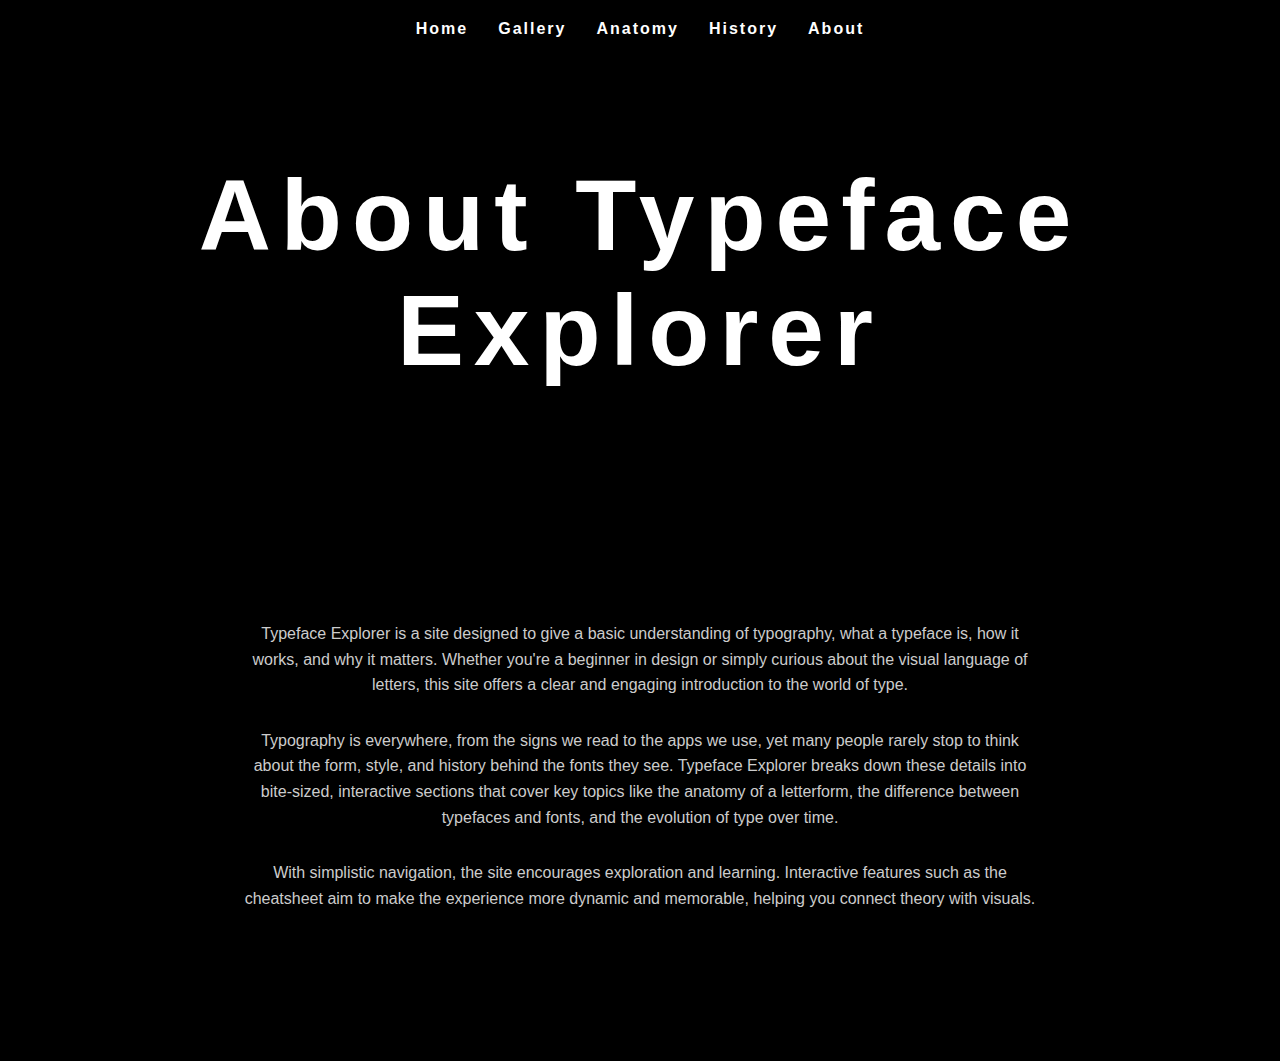
<file: about.html>
<!DOCTYPE html>
<html lang="en">
<head>
  <meta charset="UTF-8">
  <title>About</title>
  <meta name="viewport" content="width=device-width, initial-scale=1.0">
  <link rel="stylesheet" href="style.css">
</head>
<body>

  <header>
    <nav class="top-nav">
      <ul>
        <li><a href="index.html">Home</a></li>
        <li><a href="gallery.html">Gallery</a></li>
        <li><a href="anatomy.html">Anatomy</a></li>
        <li><a href="history.html">History</a></li>
        <li><a href="about.html">About</a></li>
      </ul>
    </nav>
  </header>  


  <main>

    <h6>About Typeface Explorer</h6>

    <p class="aboutdescription1">Typeface Explorer is a site designed to give a basic understanding of typography, what a typeface is, how it works, and why it matters. Whether you're a beginner in design or simply curious about the visual language of letters, this site offers a clear and engaging introduction to the world of type.

    </p>

    <p class="aboutdescription2">Typography is everywhere, from the signs we read to the apps we use, yet many people rarely stop to think about the form, style, and history behind the fonts they see. Typeface Explorer breaks down these details into bite-sized, interactive sections that cover key topics like the anatomy of a letterform, the difference between typefaces and fonts, and the evolution of type over time.
   
    </p>

      <p class="aboutdescription3">With simplistic navigation, the site encourages exploration and learning. Interactive features such as the cheatsheet aim to make the experience more dynamic and memorable, helping you connect theory with visuals.
 </p>
 
    </main>
</file>
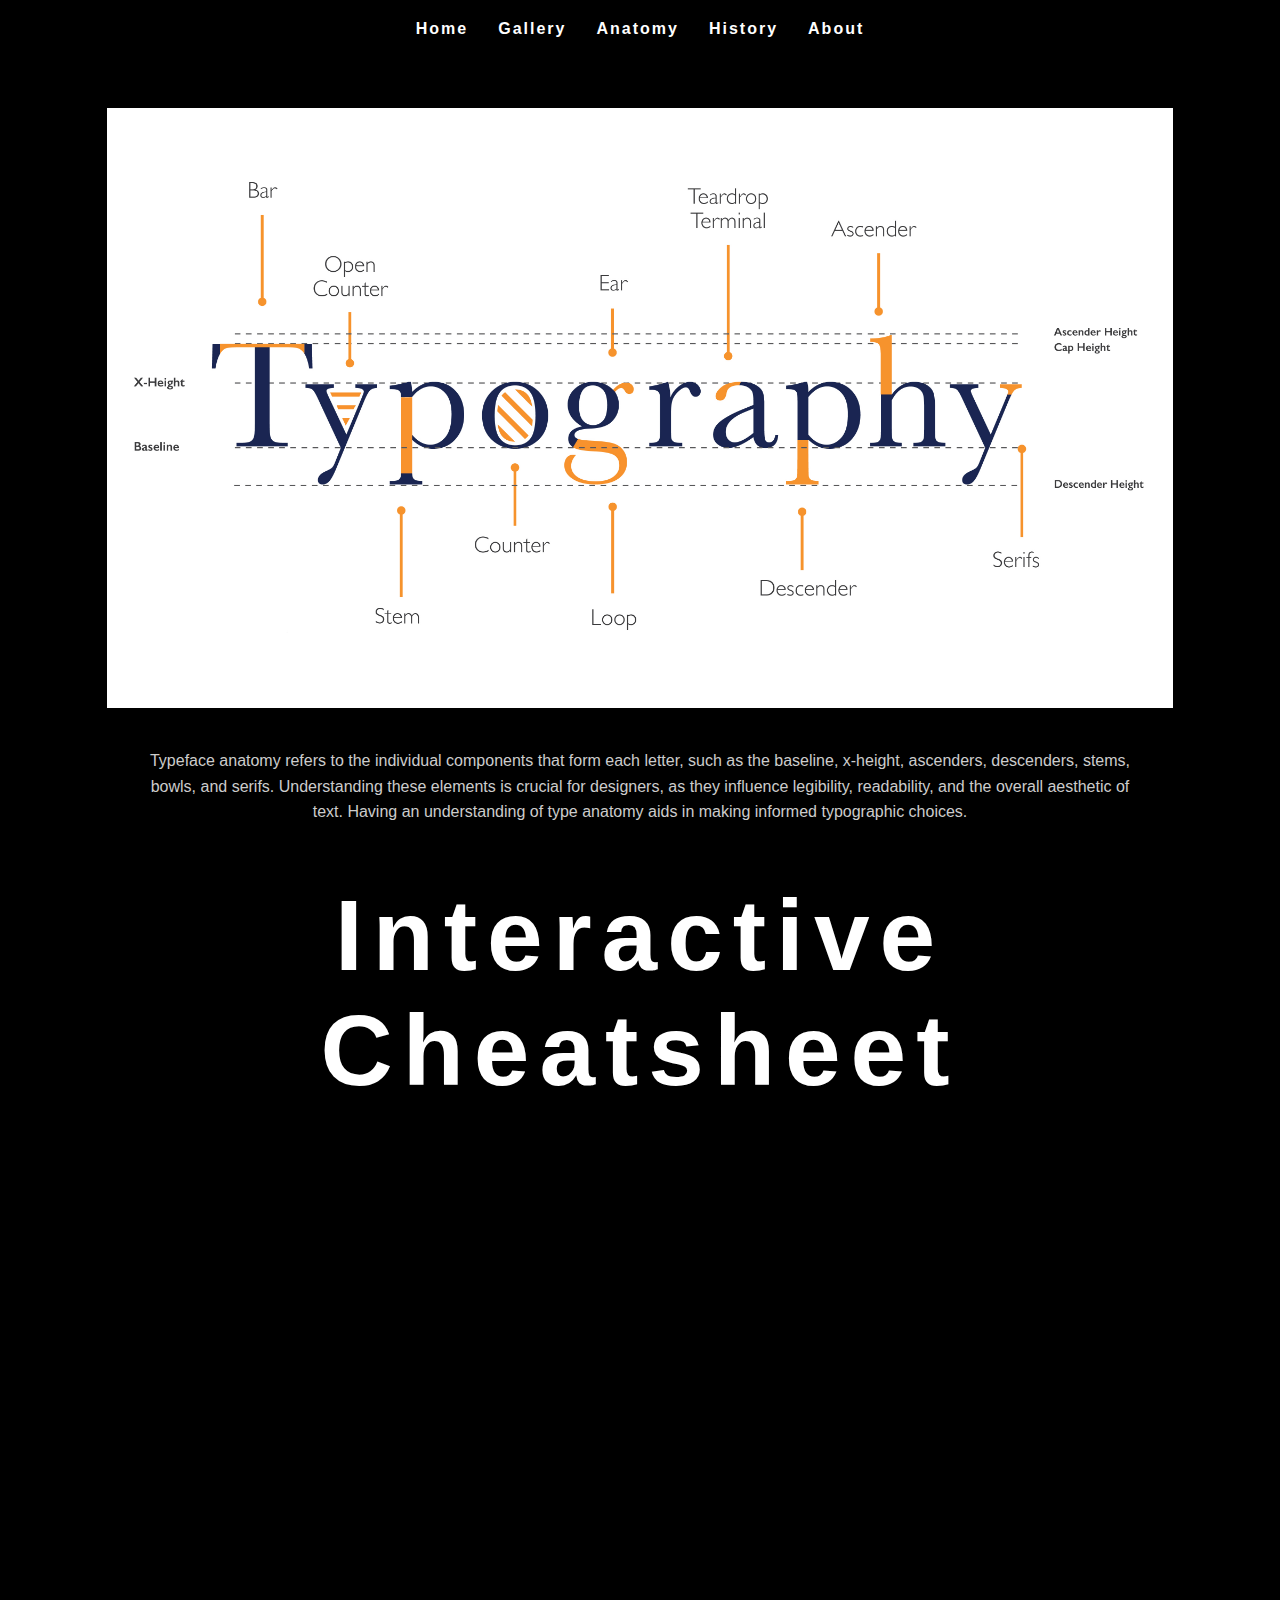
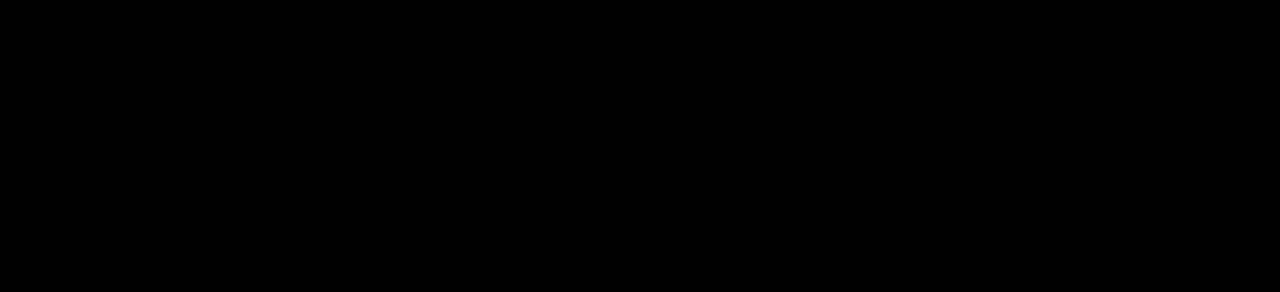
<file: anatomy.html>
<!DOCTYPE html>
<html lang="en">
<head>
  <meta charset="UTF-8">
  <title>Anatomy</title>
  <meta name="viewport" content="width=device-width, initial-scale=1.0">
  <link rel="stylesheet" href="style.css">
</head>
<body>

  <header>
    <nav class="top-nav">
      <ul>
        <li><a href="index.html">Home</a></li>
        <li><a href="gallery.html">Gallery</a></li>
        <li><a href="anatomy.html">Anatomy</a></li>
        <li><a href="history.html">History</a></li>
        <li><a href="about.html">About</a></li>
      </ul>
    </nav>
  </header>  

  <main>
    <div class="image-container">
      <img src="type-anatomy-final-image.jpg" alt="Typeface Anatomy Diagram">
    </div>

    <p class="description">Typeface anatomy refers to the individual components that form each letter, such as the baseline, x-height, ascenders, descenders, stems, bowls, and serifs. Understanding these elements is crucial for designers, as they influence legibility, readability, and the overall aesthetic of text. Having an understanding of type anatomy aids in making informed typographic choices.</p>
    div class="iframe-wrapper">
  

  <h5>Interactive Cheatsheet</h5>
  <iframe 
  src="https://codepo8.github.io/typography-cheatsheet/" 
  width="100%" 
  height="800" 
  style="border:none; margin-top: 100px;">
</iframe>
<div class="cover-header"></div>
<div class="cover-footer"></div>
</div>

  </main>

</body>
</html>
</file>
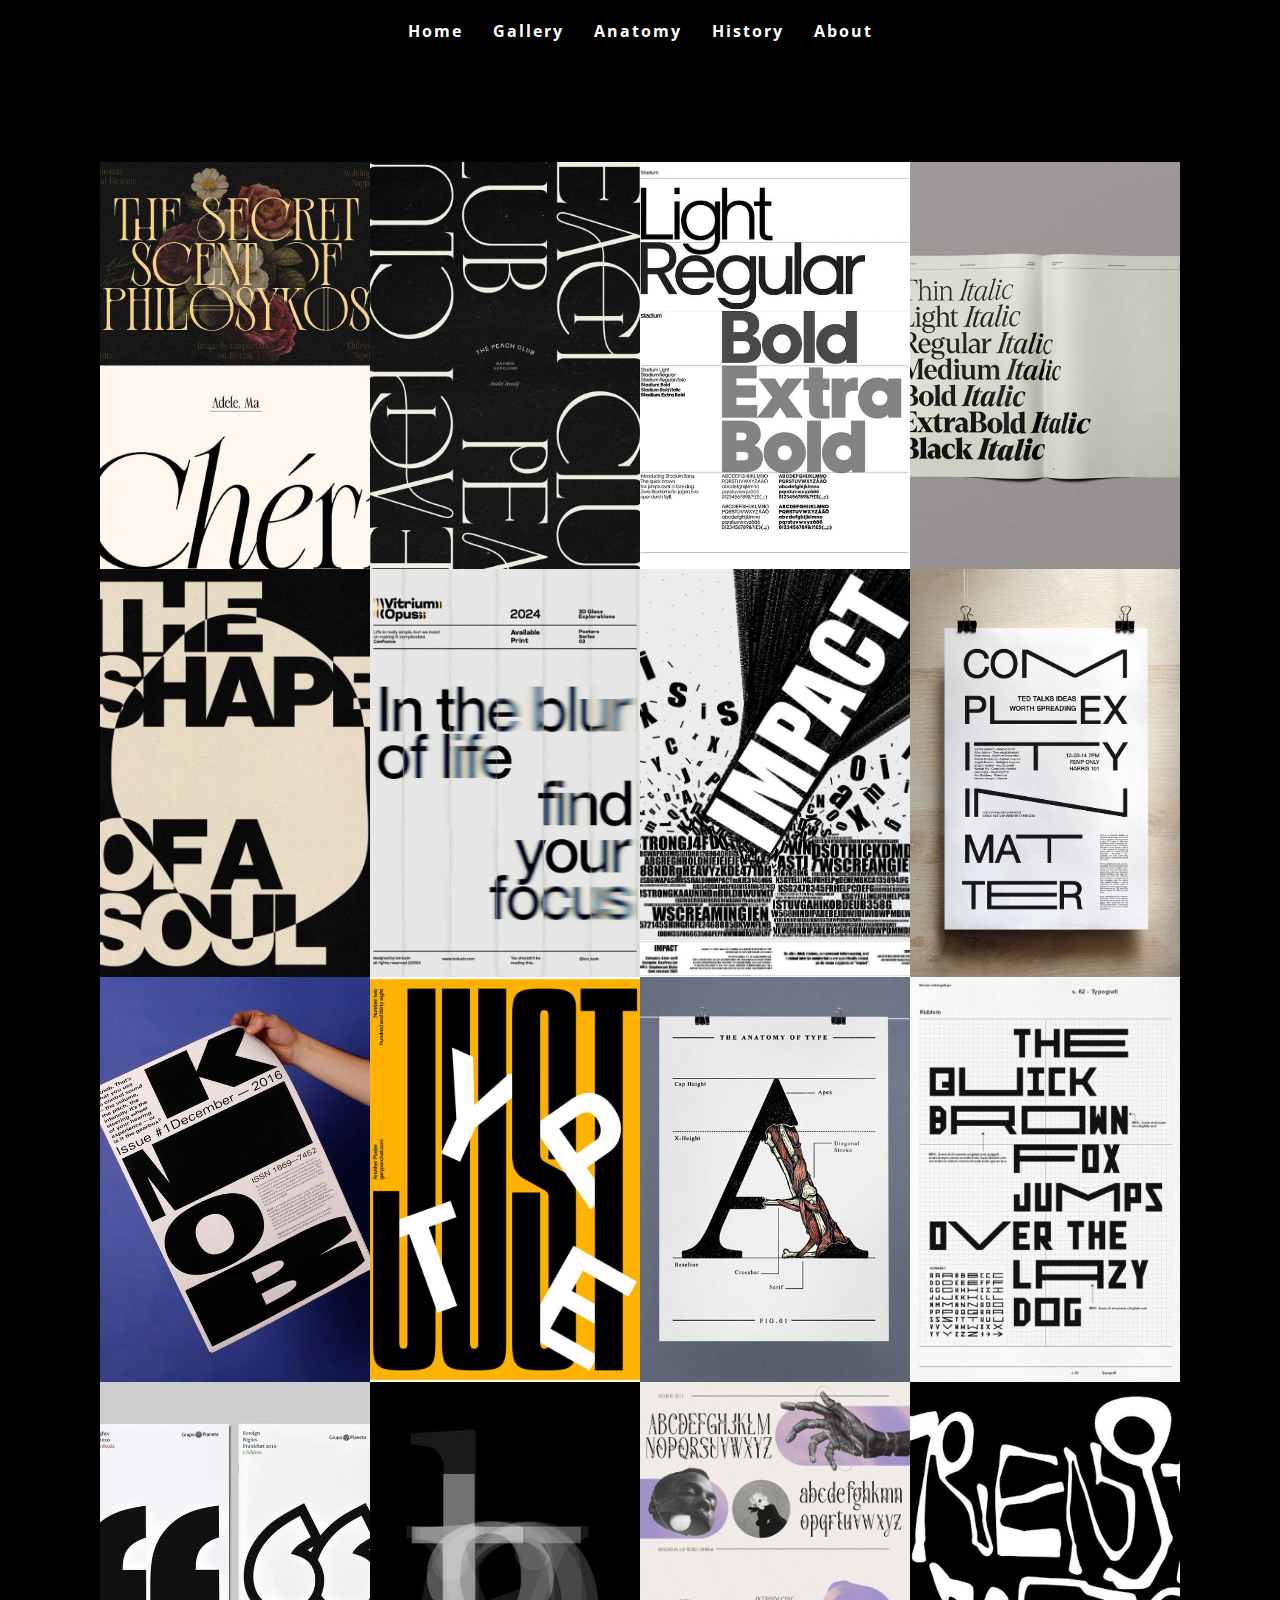
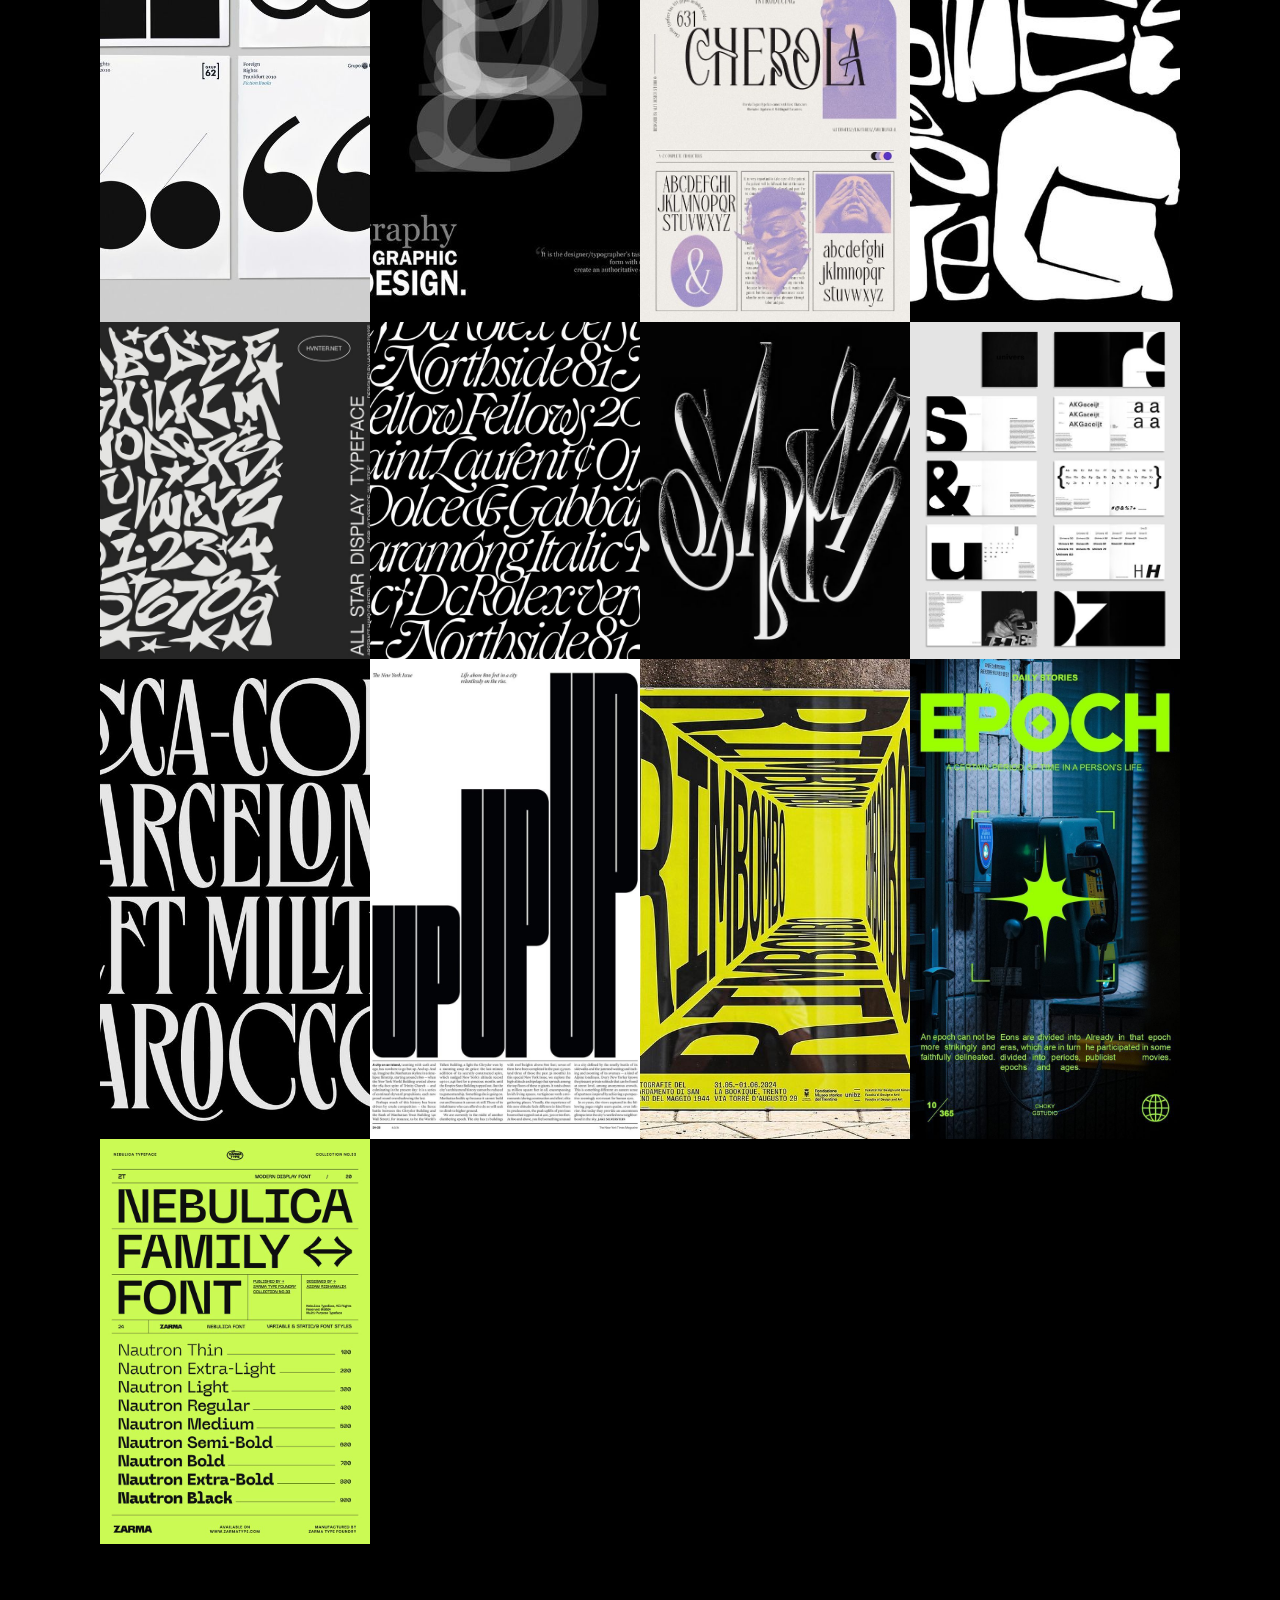
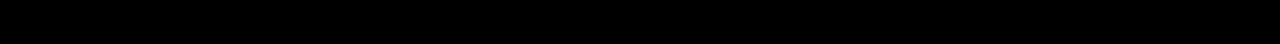
<file: gallery.html>
<!DOCTYPE html>
<html lang="en">
<head>
  <meta charset="UTF-8">
  <title>Gallery</title>
  <meta name="viewport" content="width=device-width, initial-scale=1.0">
  <link rel="stylesheet" href="style.css">
  <link href="https://fonts.googleapis.com/css2?family=Roboto&family=Open+Sans&family=Poppins&family=Lora&family=Pacifico&family=Anton&display=swap" rel="stylesheet">
  <link href="https://fonts.googleapis.com/css2?family=Geist&display=swap" rel="stylesheet">
  <link href="https://fonts.googleapis.com/css2?family=Syne&display=swap" rel="stylesheet">
  <!-- Add additional link tags for each font you wish to use -->
  
</head>
<body>

  <header>
    <nav class="top-nav">
      <ul>
        <li><a href="index.html">Home</a></li>
        <li><a href="gallery.html">Gallery</a></li>
        <li><a href="anatomy.html">Anatomy</a></li>
        <li><a href="history.html">History</a></li>
        <li><a href="about.html">About</a></li>
      </ul>
    </nav>
  </header>  

  <section class="image-gallery">
  
    <div class="gallery-grid">
      <img src="Fancy Classic.jpg" alt="Description 1">
      <img src="Black and White Design.jpg" alt="Description 2">
      <img src="Font exaples.jpg" alt="Description 3">
      <img src="Italic fonts.jpg" alt="Description 4">
      <img src="shape.jpg" alt="Description 4">
      <img src="blur.jpg" alt="Description 4">
      <img src="impact.jpg" alt="Description 4">
      <img src="Type Poster.jpg" alt="Description 4">
      <img src="Bold letters.jpg" alt="Description 4">
      <img src="yellow.jpg" alt="Description 4">
      <img src="Anatomy poster.jpg" alt="Description 4">
      <img src="kubism.jpg" alt="Description 4">
      <img src="Quote marks.jpg" alt="Description 4">
      <img src="opacity.jpg" alt="Description 4">
      <img src="pink.jpg" alt="Description 4">
      <img src="caveman.jpg" alt="Description 4">
      <img src="stars.jpg" alt="Description 4">
      <img src="script.jpg" alt="Description 4">
      <img src="metal.jpg" alt="Description 4">
      <img src="booklet.jpg" alt="Description 4">
      <img src="Bercelona.jpg" alt="Description 4">
      <img src="Up.jpg" alt="Description 4">
      <img src="Box.jpg" alt="Description 4">
      <img src="Green game.jpg" alt="Description 4">
      <img src="Zarma.jpg" alt="Description 4">
      <!-- Add more <img> tags as needed -->
    </div>
  </section>
  

</body>
</file>
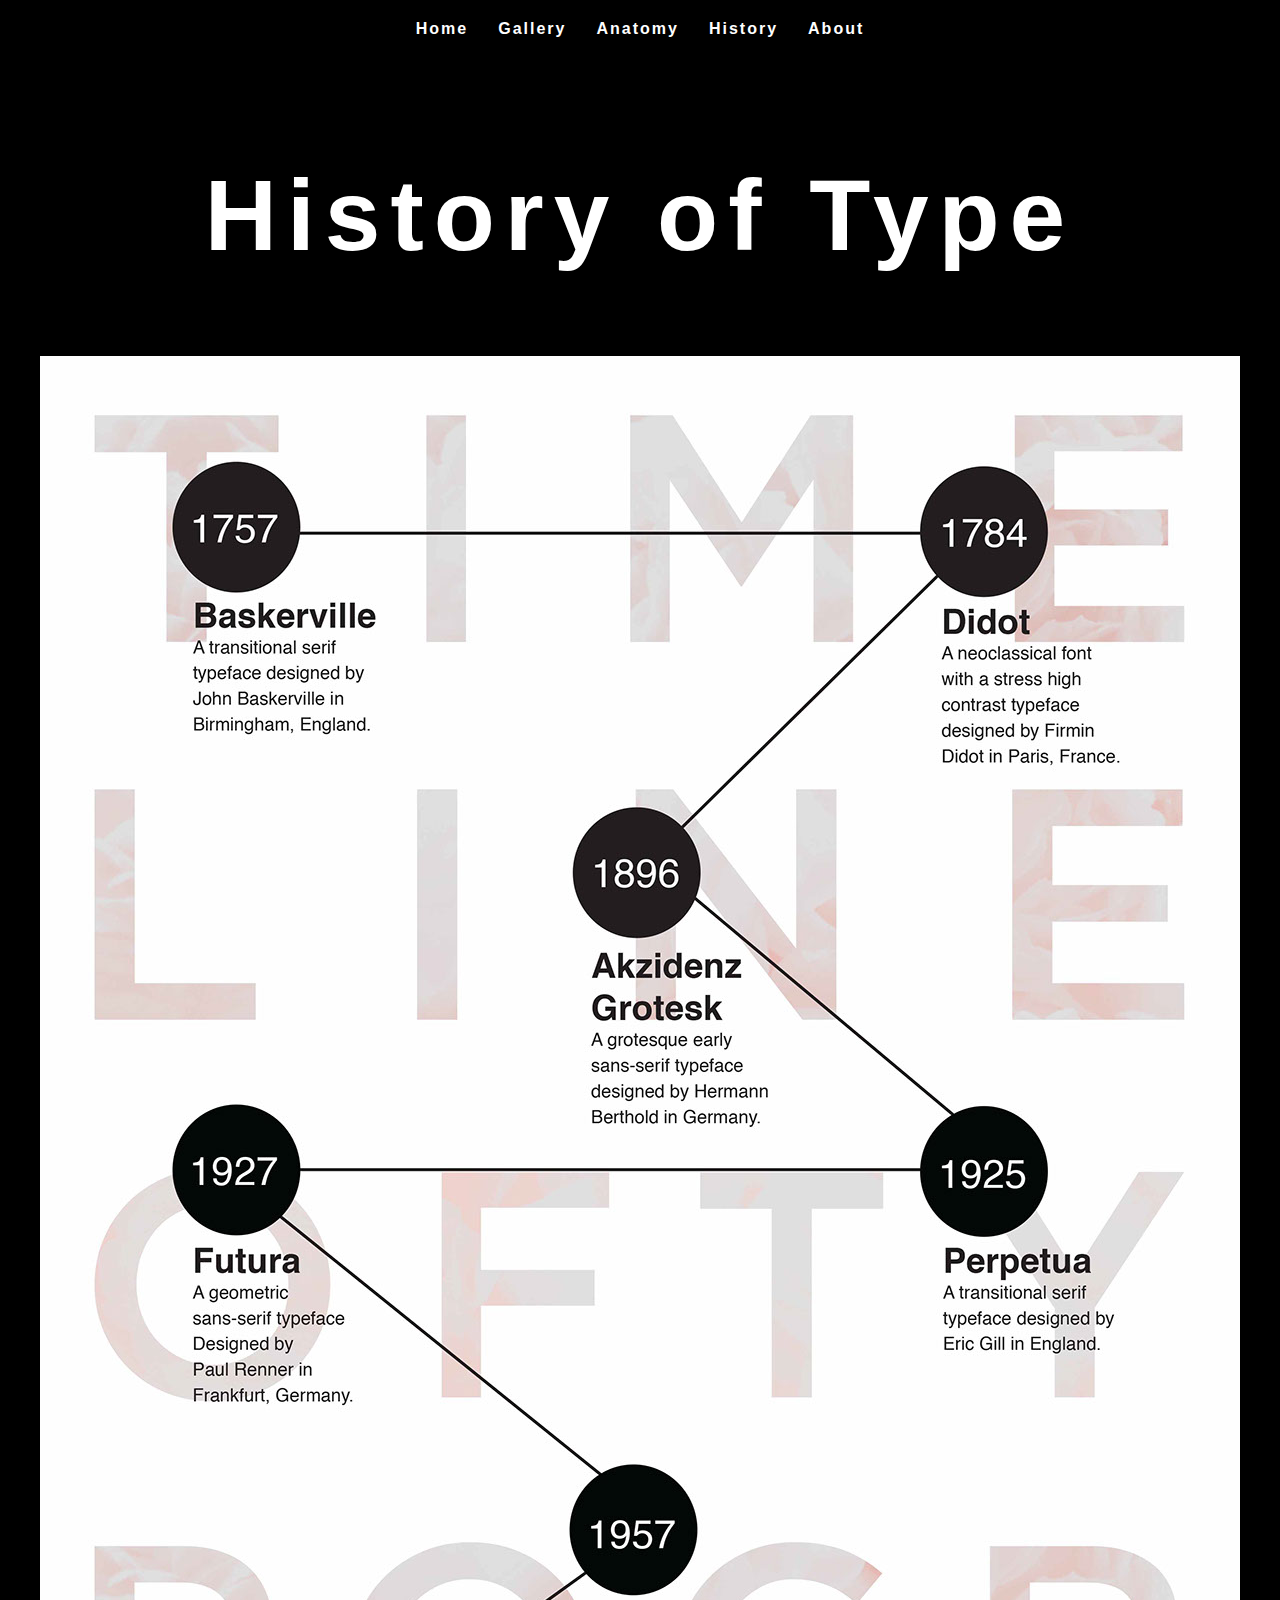
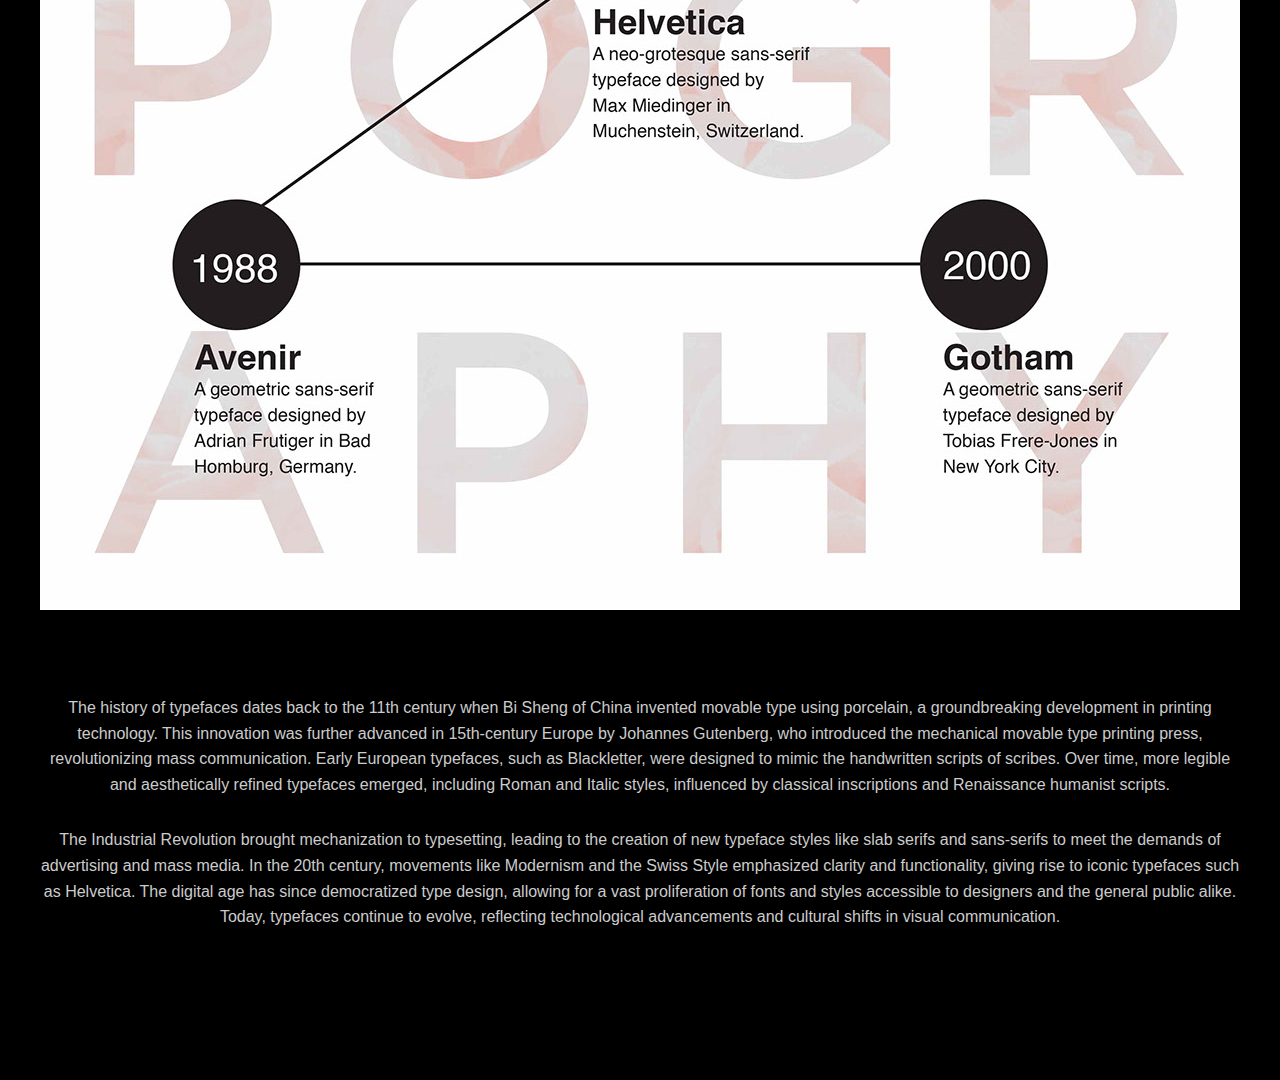
<file: history.html>
<!DOCTYPE html>
<html lang="en">
<head>
  <meta charset="UTF-8">
  <title>History</title>
  <meta name="viewport" content="width=device-width, initial-scale=1.0">
  <link rel="stylesheet" href="style.css">
</head>
<body>

  <header>
    <nav class="top-nav">
      <ul>
        <li><a href="index.html">Home</a></li>
        <li><a href="gallery.html">Gallery</a></li>
        <li><a href="anatomy.html">Anatomy</a></li>
        <li><a href="history.html">History</a></li>
        <li><a href="about.html">About</a></li>
      </ul>
    </nav>
  </header>  

  <main>
    <h2>History of Type</h2>


    <div class="timeline">
        <img src="typeface timeline.jpg" alt="Typeface Anatomy Diagram">
      </div>
  
    <p class="historydescription1">The history of typefaces dates back to the 11th century when Bi Sheng of China invented movable type using porcelain, a groundbreaking development in printing technology. This innovation was further advanced in 15th-century Europe by Johannes Gutenberg, who introduced the mechanical movable type printing press, revolutionizing mass communication. Early European typefaces, such as Blackletter, were designed to mimic the handwritten scripts of scribes. Over time, more legible and aesthetically refined typefaces emerged, including Roman and Italic styles, influenced by classical inscriptions and Renaissance humanist scripts.
    </p>

    <p class="historydescription2">The Industrial Revolution brought mechanization to typesetting, leading to the creation of new typeface styles like slab serifs and sans-serifs to meet the demands of advertising and mass media. In the 20th century, movements like Modernism and the Swiss Style emphasized clarity and functionality, giving rise to iconic typefaces such as Helvetica. The digital age has since democratized type design, allowing for a vast proliferation of fonts and styles accessible to designers and the general public alike. Today, typefaces continue to evolve, reflecting technological advancements and cultural shifts in visual communication.
    </p>

  </main>
</file>
<file: style.css>
body {
    margin: 0;
    font-family: 'Bungee', cursive; 
    background-color: #000000;
    color: #000000;
    z-index: -2;
  }

  #particles-js {
    position: absolute;
    width: 100%;
    height: 100vh;
    top: 0;
    left: 0;
    background-color: #000000;
    background-repeat: no-repeat;
    background-size: cover;
    background-position: 50% 50%;
    z-index: 0;
  }
  
  header,
  main,
  footer {
    position: relative;
    z-index: 1;
  }
  
  .top-nav {
    background-color: #f4f4f400;
    padding: 20px 0;
    letter-spacing: 2px;
    font-family: 'Open Sans', sans-serif; 
    font-weight: bold;
  }
  
  .top-nav ul {
    list-style-type: none;
    margin: 0;
    padding: 0;
    display: flex;
    justify-content: center;
    gap: 30px;
  }
  
  .top-nav li {
    font-weight: bold;
  
  }
  
  .top-nav a {
    text-decoration:none;
    color: #ffffff;
    font-weight: bold;
    transition: color 0.3s ease;
  }
  
  .top-nav a:hover {
    color: #ffffff7a;
  }
  

  
  h1 {
    font-size: 100px;
    text-align: center;
    margin-top: 325px;
    font-family:'Open Sans', sans-serif; 
    font-weight: 900;
    color: #ffffff;
    letter-spacing: 10px;
  }

  .subtitle {
    font-size: 1rem;
    color: #ccc;
    font-weight: 300;
    text-align: center; 
    font-family: 'Open Sans', sans-serif;
    max-width: 800px;
    line-height: 1.6;
    margin: 0.5rem auto 0; 
  }
  

  footer {
    text-align: center;
    padding: 20px;
    font-size: 0.9em;
    color: #777;
  }

  .count-particles {
    background: #000022;
    position: absolute;
    top: 48px;
    left: 0;
    width: 80px;
    color: #13E8E9;
    font-size: 0.8em;
    text-align: left;
    text-indent: 4px;
    line-height: 14px;
    padding-bottom: 2px;
    font-family: Helvetica, Arial, sans-serif;
    font-weight: bold;
    border-radius: 0 0 3px 3px;
    z-index: 2;
  }
  
  .js-count-particles {
    font-size: 1.1em;
  }
  
  #stats {
    border-radius: 3px 3px 0 0;
    overflow: hidden;
    margin-top: 5px;
    margin-left: 5px;
    -webkit-user-select: none;
    user-select: none;
  }
  
  .gallery-grid {
    display: grid;
    grid-template-columns: repeat(5, 1fr);
    gap: 2rem;
    padding: 4rem 2rem;
    max-width: 1400px;
    margin: 0 auto;
    z-index: 1;
    position: relative;
  }
  
  .font-card {
    background-color: #111;
    color: #fff;
    padding: 1.5rem;
    border-radius: 12px;
    text-align: center;
    font-size: 1.3rem;
    transition: transform 0.2s, background-color 0.3s;
    box-shadow: 0 0 10px rgba(255, 255, 255, 0.05);
    word-break: break-word;
  }
  
  .font-card:hover {
    background-color: #222;
    transform: scale(1.05);
  }

  .font-card.geist {
    font-family: 'Geist', sans-serif;
  }
  
  .font-card.syne {
    font-family: 'Syne', sans-serif;
  }
  
  body, html {
    height: 100%;
    margin: 0;
    padding: 0;
  }
  
  .image-container {
    display: flex;
    justify-content: center;
    align-items: center;
    height: 80vh; /* Full viewport height */
  }
  
  .image-container img {
    max-width: 90%;
    height: 600px;
    margin: 5px 0 0 0;
    margin-top: -20px;
  }
  
  .description {
    font-size: 1rem;
    color: #ccc;
    font-weight: 300;
    text-align: center; 
    font-family: 'Open Sans', sans-serif;
    max-width: 1000px;
    line-height: 1.6;
    margin: 0.01rem auto 0; 
    margin-top: -30px;
  }
  

  .homedescription {
    font-size: 1rem;
    color: #ccc;
    font-weight: 300;
    text-align: center; 
    font-family: 'Open Sans', sans-serif;
    max-width: 750px;
    line-height: 1.6;
    margin: 0.01rem auto 0; 
    margin-top: -30px;
  }


.aboutdescription1 {
  font-size: 1rem;
  color: #ccc;
  font-weight: 300;
  text-align: center; 
  font-family: 'Open Sans', sans-serif;
  max-width: 800px;
  line-height: 1.6;
  margin: 0.01rem auto 0; 
  margin-top: 10px;
  }


.aboutdescription2 {
  font-size: 1rem;
  color: #ccc;
  font-weight: 300;
  text-align: center; 
  font-family: 'Open Sans', sans-serif;
  max-width: 800px;
  line-height: 1.6;
  margin: 0.01rem auto 0; 
  margin-top: 30px;
  }


.aboutdescription3 {
  font-size: 1rem;
  color: #ccc;
  font-weight: 300;
  text-align: center; 
  font-family: 'Open Sans', sans-serif;
  max-width: 800px;
  line-height: 1.6;
  margin: 0.01rem auto 0; 
  margin-top: 30px;
  padding-bottom: 150px;
  }
  

  .historydescription1 {
    font-size: 1rem;
    color: #ccc;
    font-weight: 300;
    text-align: center; 
    font-family: 'Open Sans', sans-serif;
    max-width: 1200px;
    line-height: 1.6;
    margin: 0.01rem auto 0; 
    margin-top: 85px;
  }

  
  .historydescription2 {
    font-size: 1rem;
    color: #ccc;
    font-weight: 300;
    text-align: center; 
    font-family: 'Open Sans', sans-serif;
    max-width: 1200px;
    line-height: 1.6;
    margin: 0.01rem auto 0; 
    margin-top: 30px;
    padding-bottom: 150px; 
  }

  
  h2 {
    font-size: 100px;
    text-align: center;
    margin-top: 100px;
    font-family:'Open Sans', sans-serif; 
    font-weight: 900;
    color: #ffffff;
    letter-spacing: 10px;
  }



  .timeline {
    display: flex;
    justify-content: center;
    align-items: center;
    height: -50vh; 
    
  }
  
  .iframe-wrapper {
    position: relative;
    width: 100%;
    height: 800px;
    overflow: hidden;
  }
  
  .iframe-wrapper iframe {
    position: absolute;
    top: 0;
    left: 0;
    height: 100%;
    width: 100%;
    border: none;
  }
  
  h5 {
    font-size: 100px;
    text-align: center;
    margin-top: 35px;
    margin-bottom: -120px;
    font-family: 'Open Sans', sans-serif;
    font-weight: 900;
    color: #ffffff;
    z-index: 10; /* increased to be above the black bar */
    letter-spacing: 10px;
    position: relative; /* this is crucial for z-index to work */
  }
  
  /* Covers the top header area */
  .cover-header {
    position: absolute;
    top: 35px;
    left: 0;
    width: 100%;
    height: 140px;
    background-color: rgb(0, 0, 0);
    z-index: 1; /* stays underneath the h5 */
    margin-top: 870px; /* consider using top instead */
  }




/* Remove all default spacing from body */
body {
  margin: 0;
  padding: 0;
}

/* Gallery wrapper */
.image-gallery {
  padding: 100px;
  margin: 0;
  max-width: 100%;
  font-family: 'Open Sans', sans-serif;
  text-align: center;
  color: #fff;
}

/* Grid setup with no gaps */
.gallery-grid {
  display: grid;
  grid-template-columns: repeat(auto-fit, minmax(250px, 1fr));
  gap: 0;
  margin: 0;
  padding: 0;
}

/* Edge-to-edge images */
.gallery-grid img {
  width: 100%;
  height: 100%;
  object-fit: cover;
  display: block;
  margin: 0;
  padding: 0;
  border: none;
  border-radius: 0;
  box-shadow: none;
  transition: transform 0.3s ease-in-out;

}

/* Hover zoom effect */
.gallery-grid img:hover {
  transform: scale(1.05);
  z-index: 1;
  box-shadow: 0 4px 20px rgba(239, 255, 69, 0.5);

  
}


h6 {
  font-size: 100px;
  text-align: center;
  margin-top: 100px;
  font-family:'Open Sans', sans-serif; 
  font-weight: 900;
  color: #ffffff;
  letter-spacing: 10px;
}
</file>
